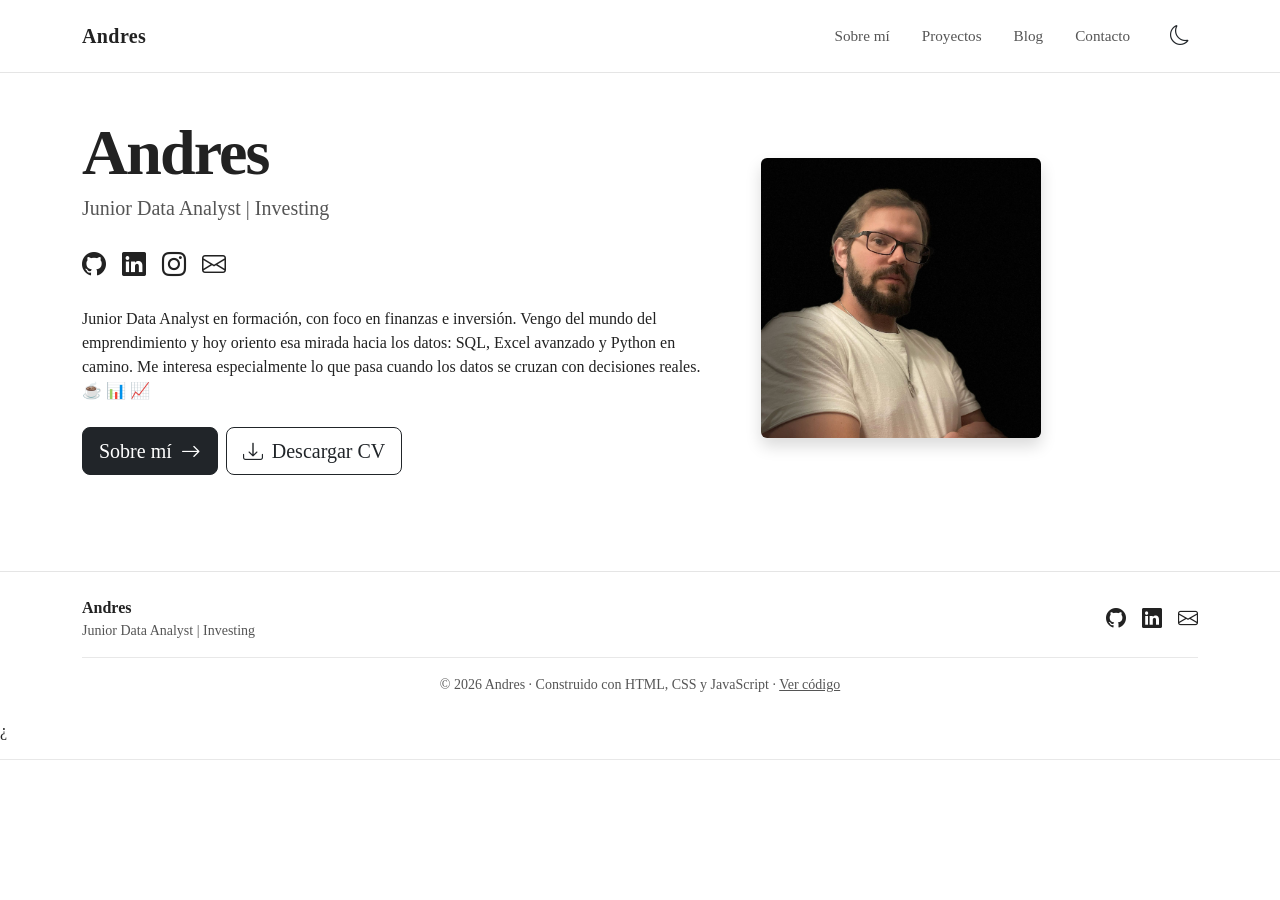
<file: index.html>
<!DOCTYPE html>
<html lang="es">
<head>
    <meta charset="UTF-8">
    <meta name="viewport" content="width=device-width, initial-scale=1.0">
    <title>Andres — Junior Data Analyst</title>
    <!-- Bootstrap 5 CSS desde CDN -->
    <link href="https://cdn.jsdelivr.net/npm/bootstrap@5.3.3/dist/css/bootstrap.min.css" rel="stylesheet">

    <!-- Bootstrap Icons (para iconos sociales) -->
    <link rel="stylesheet" href="https://cdn.jsdelivr.net/npm/bootstrap-icons@1.11.3/font/bootstrap-icons.css">

    <!-- Mi CSS custom -->
    <link rel="stylesheet" href="css/styles.css">

    <!-- JS custom (defer = se ejecuta despues de parsear el HTML, pero antes del render) -->
    <script defer src="js/main.js"></script>

</head>
    <body>
        <!-- ===== NAVBAR ===== -->
        <nav class="navbar navbar-expand-lg navbar-light bg-white border-bottom py-3">
            <div class="container">

                <!-- Nombre/logo a la izquierda -->
                <a class="navbar-brand fw-bold" href="index.html">Andres</a>

                <!-- Botón hamburguesa (solo aparece en mobile) -->
                <button class="navbar-toggler" type="button" 
                        data-bs-toggle="collapse" data-bs-target="#navbarNav"
                        aria-controls="navbarNav" aria-expanded="false" 
                        aria-label="Toggle navigation">
                    <span class="navbar-toggler-icon"></span>
                </button>

                <!-- Links a la derecha -->
                <div class="collapse navbar-collapse justify-content-end" id="navbarNav">
                    <ul class="navbar-nav gap-lg-3">
                        <li class="nav-item">
                            <a class="nav-link" href="about.html">Sobre mí</a>
                        </li>
                        <li class="nav-item">
                            <a class="nav-link" href="projects.html">Proyectos</a>
                        </li>
                        <li class="nav-item">
                            <a class="nav-link" href="blog.html">Blog</a>
                        </li>
                        <li class="nav-item">
                            <a class="nav-link" href="contact.html">Contacto</a>
                        </li>
                        <li class="nav-item d-flex align-items-center ms-lg-2">
                        <button id="toggle-tema" 
                                class="btn btn-sm border-0 fs-5" 
                                aria-label="Cambiar tema claro/oscuro">
                            <i class="bi bi-moon"></i>
                        </button>
                    </li>
                    </ul>
                </div>
            </div>
        </nav>
            <!-- ===== HERO ===== -->
        <section class="hero py-5">
            <div class="container">
                <div class="row align-items-center g-5">

                    <!-- Columna izquierda: texto -->
                    <div class="col-md-7">
                        <h1 class="display-3 fw-bold mb-2">Andres</h1>
                    <p class="lead text-muted mb-4">Junior Data Analyst | Investing</p>

                    <!-- Iconos sociales -->
                    <div class="d-flex gap-3 mb-4 fs-4">
                        <a href="https://github.com/andres5493" class="text-dark" aria-label="GitHub" target="_blank" rel="noopener">
                            <i class="bi bi-github"></i>
                        </a>
                        <a href="https://www.linkedin.com/in/andresdominguezroselli/" class="text-dark" aria-label="LinkedIn" target="_blank" rel="noopener">
                            <i class="bi bi-linkedin"></i>
                        </a>
                        <a href="https://www.instagram.com/andresdominguezroselli/" class="text-dark" aria-label="Instagram" target="_blank" rel="noopener">
                            <i class="bi bi-instagram"></i>
                        </a>
                        <a href="mailto:andresdr.pro@gmail.com" class="text-dark" 
                           aria-label="Email">
                           <i class="bi bi-envelope"></i>
                        </a>
                    </div>
                    <p class="mb-4">
                    
                        Junior Data Analyst en formación, con foco en finanzas e inversión. Vengo del mundo del emprendimiento y hoy oriento esa mirada hacia los datos: SQL, Excel avanzado y Python en camino. Me interesa especialmente lo que pasa cuando los datos se cruzan con decisiones reales. ☕ 📊 📈
                    </p>

                    <div class="d-flex flex-wrap gap-2">
                        <a href="about.html" class="btn btn-dark btn-lg">
                            Sobre mí <i class="bi bi-arrow-right ms-1"></i>
                        </a>
                        <a href="assets/cv.pdf" class="btn btn-outline-dark btn-lg" 
                           download="CV_Andres_Dominguez_Roselli_v2.pdf">
                            <i class="bi bi-download me-1"></i> Descargar CV
                        </a>
                    </div>
                    </div>

                    <!-- Columna derecha: foto -->
                    <div class="col-md-5">
                    <img src="assets/img/profile.jpg" 
                        alt="Foto profesional de Andres Domínguez" 
                        class="hero-photo img-fluid rounded shadow">
                    </div>

                </div>

            </div>
    </section>
        <!-- ===== FOOTER ===== -->
    <footer class="site-footer border-top py-4 mt-5">
        <div class="container">
            <div class="row align-items-center g-3">

                <!-- Izquierda: identidad -->
                <div class="col-md-6 text-center text-md-start">
                    <p class="mb-0 fw-bold">Andres</p>
                    <p class="mb-0 small text-muted">Junior Data Analyst | Investing</p>
                </div>

                <!-- Derecha: redes -->
                <div class="col-md-6 text-center text-md-end">
                    <div class="d-flex gap-3 justify-content-center justify-content-md-end fs-5">
                        <a href="https://github.com/andres5493" class="text-dark" aria-label="GitHub" target="_blank" rel="noopener">
                            <i class="bi bi-github"></i>
                        </a>
                        <a href="https://www.linkedin.com/in/andresdominguezroselli/" class="text-dark" aria-label="LinkedIn" target="_blank" rel="noopener">
                            <i class="bi bi-linkedin"></i>
                        </a>
                        <a href="mailto:andresdr.pro@gmail.com" class="text-dark" aria-label="Email">
                            <i class="bi bi-envelope"></i>
                        </a>
                    </div>
                </div>

            </div>

            <!-- Linea de copyright -->
            <script src="https://cdn.jsdelivr.net/npm/bootstrap@5.3.3/dist/js/bootstrap.bundle.min.js"></script>   <hr class="my-3" style="opacity: 0.1;">
            <p class="text-center small text-muted mb-0">
                © <span id="anio-actual">2026</span> Andres · Construido con HTML, CSS y JavaScript · 
                <a href="https://github.com/andres5493/Web-Portafolio" 
                   class="text-muted text-decoration-underline" 
                   target="_blank" rel="noopener">Ver código</a>
            </p>
         </footer>
¿
        <!-- Bootstrap JS Bundle (incluye Popper) -->
    <script src="https://cdn.jsdelivr.net/npm/bootstrap@5.3.3/dist/js/bootstrap.bundle.min.js"></script>   <hr class="my-3" style="opacity: 0.1;">
    </body>
</html>
</file>
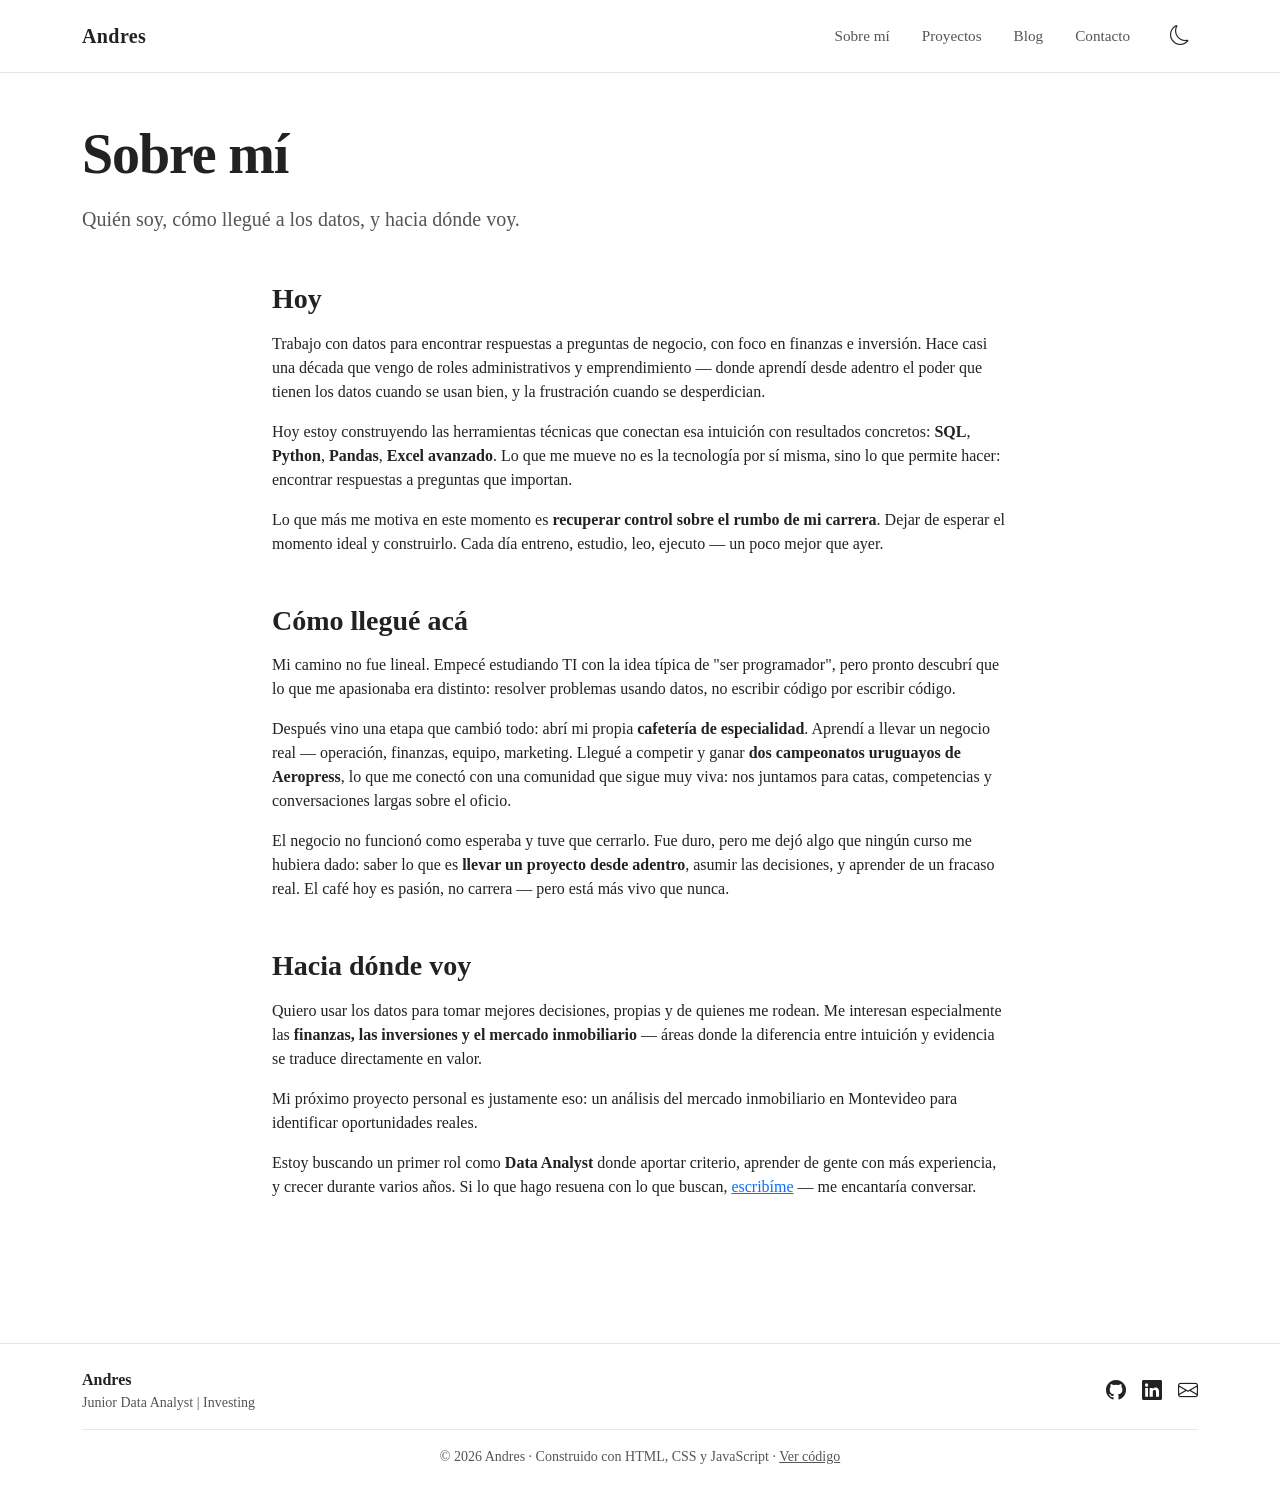
<file: about.html>
<!DOCTYPE html>
<html lang="es">
<head>
    <meta charset="UTF-8">
    <meta name="viewport" content="width=device-width, initial-scale=1.0">
    <title>Sobre mí — Andres</title>
    <!-- Bootstrap 5 CSS desde CDN -->
    <link href="https://cdn.jsdelivr.net/npm/bootstrap@5.3.3/dist/css/bootstrap.min.css" rel="stylesheet">

    <!-- Bootstrap Icons (para iconos sociales) -->
    <link rel="stylesheet" href="https://cdn.jsdelivr.net/npm/bootstrap-icons@1.11.3/font/bootstrap-icons.css">

    <!-- Mi CSS custom -->
    <link rel="stylesheet" href="css/styles.css">

    <!-- JS custom (defer = se ejecuta despues de parsear el HTML, pero antes del render) -->
    <script defer src="js/main.js"></script>

</head>
    <body>
        <!-- ===== NAVBAR ===== -->
        <nav class="navbar navbar-expand-lg navbar-light bg-white border-bottom py-3">
            <div class="container">

                <!-- Nombre/logo a la izquierda -->
                <a class="navbar-brand fw-bold" href="index.html">Andres</a>

                <!-- Botón hamburguesa (solo aparece en mobile) -->
                <button class="navbar-toggler" type="button" 
                        data-bs-toggle="collapse" data-bs-target="#navbarNav"
                        aria-controls="navbarNav" aria-expanded="false" 
                        aria-label="Toggle navigation">
                    <span class="navbar-toggler-icon"></span>
                </button>

                <!-- Links a la derecha -->
                <div class="collapse navbar-collapse justify-content-end" id="navbarNav">
                    <ul class="navbar-nav gap-lg-3">
                        <li class="nav-item">
                            <a class="nav-link active" href="about.html">Sobre mí</a>
                        </li>
                        <li class="nav-item">
                        <a class="nav-link" href="projects.html" >Proyectos</a>
                        </li>
                        <li class="nav-item">
                            <a class="nav-link" href="blog.html">Blog</a>
                        </li>
                        <li class="nav-item">
                            <a class="nav-link" href="contact.html">Contacto</a>
                        </li>
                        <li class="nav-item d-flex align-items-center ms-lg-2">
                        <button id="toggle-tema" 
                                class="btn btn-sm border-0 fs-5" 
                                aria-label="Cambiar tema claro/oscuro">
                            <i class="bi bi-moon"></i>
                        </button>
                    </li>
                    </ul>
                </div>
            </div>
        </nav>
<!-- ===== HEADER DE LA PAGINA ===== -->
    <header class="page-header py-5">
        <div class="container">
            <h1 class="display-4 fw-bold mb-3">Sobre mí</h1>
            <p class="lead text-muted mb-0">
                Quién soy, cómo llegué a los datos, y hacia dónde voy.
            </p>
        </div>
    </header>

<!-- ===== CONTENIDO DEL ABOUT ===== -->
    <main class="container pb-5">
        <div class="row justify-content-center">
            <div class="col-lg-8">

                <!-- ===== Bloque 1: Hoy ===== -->
                <section class="about-section mb-5">
                    <h2 class="h3 fw-bold mb-3">Hoy</h2>

                    <p>
                        Trabajo con datos para encontrar respuestas a preguntas de negocio, 
                        con foco en finanzas e inversión. Hace casi una década que vengo de 
                        roles administrativos y emprendimiento — donde aprendí desde adentro 
                        el poder que tienen los datos cuando se usan bien, y la frustración 
                        cuando se desperdician.
                    </p>

                    <p>
                        Hoy estoy construyendo las herramientas técnicas que conectan esa 
                        intuición con resultados concretos: <strong>SQL</strong>, 
                        <strong>Python</strong>, <strong>Pandas</strong>, 
                        <strong>Excel avanzado</strong>. Lo que me mueve no es la tecnología 
                        por sí misma, sino lo que permite hacer: encontrar respuestas a 
                        preguntas que importan.
                    </p>

                    <p>
                        Lo que más me motiva en este momento es 
                        <strong>recuperar control sobre el rumbo de mi carrera</strong>. 
                        Dejar de esperar el momento ideal y construirlo. Cada día entreno, 
                        estudio, leo, ejecuto — un poco mejor que ayer.
                    </p>
                </section>

                <!-- ===== Bloque 2: Cómo llegué acá ===== -->
                <section class="about-section mb-5">
                    <h2 class="h3 fw-bold mb-3">Cómo llegué acá</h2>

                    <p>
                        Mi camino no fue lineal. Empecé estudiando TI con la idea típica 
                        de "ser programador", pero pronto descubrí que lo que me apasionaba 
                        era distinto: resolver problemas usando datos, no escribir código 
                        por escribir código.
                    </p>

                    <p>
                        Después vino una etapa que cambió todo: abrí mi propia 
                        <strong>cafetería de especialidad</strong>. Aprendí a llevar un 
                        negocio real — operación, finanzas, equipo, marketing. Llegué a 
                        competir y ganar <strong>dos campeonatos uruguayos de Aeropress</strong>, 
                        lo que me conectó con una comunidad que sigue muy viva: nos juntamos 
                        para catas, competencias y conversaciones largas sobre el oficio.
                    </p>

                    <p>
                        El negocio no funcionó como esperaba y tuve que cerrarlo. Fue duro, 
                        pero me dejó algo que ningún curso me hubiera dado: saber lo que es 
                        <strong>llevar un proyecto desde adentro</strong>, asumir las 
                        decisiones, y aprender de un fracaso real. El café hoy es pasión, 
                        no carrera — pero está más vivo que nunca.
                    </p>
                </section>

                <!-- ===== Bloque 3: Hacia dónde voy ===== -->
                <section class="about-section mb-5">
                    <h2 class="h3 fw-bold mb-3">Hacia dónde voy</h2>

                    <p>
                        Quiero usar los datos para tomar mejores decisiones, propias y de 
                        quienes me rodean. Me interesan especialmente las 
                        <strong>finanzas, las inversiones y el mercado inmobiliario</strong> 
                        — áreas donde la diferencia entre intuición y evidencia se traduce 
                        directamente en valor.
                    </p>

                    <p>
                        Mi próximo proyecto personal es justamente eso: un análisis del 
                        mercado inmobiliario en Montevideo para identificar oportunidades 
                        reales.
                    </p>

                    <p>
                        Estoy buscando un primer rol como <strong>Data Analyst</strong> donde 
                        aportar criterio, aprender de gente con más experiencia, y crecer 
                        durante varios años. Si lo que hago resuena con lo que buscan, 
                        <a href="mailto:andresdr.pro@gmail.com" class="text-decoration-underline">escribíme</a> 
                        — me encantaría conversar.
                    </p>
                </section>

            </div>
        </div>
    </main>

            <!-- ===== FOOTER ===== -->
    <footer class="site-footer border-top py-4 mt-5">
        <div class="container">
            <div class="row align-items-center g-3">

                <!-- Izquierda: identidad -->
                <div class="col-md-6 text-center text-md-start">
                    <p class="mb-0 fw-bold">Andres</p>
                    <p class="mb-0 small text-muted">Junior Data Analyst | Investing</p>
                </div>

                <!-- Derecha: redes -->
                <div class="col-md-6 text-center text-md-end">
                    <div class="d-flex gap-3 justify-content-center justify-content-md-end fs-5">
                        <a href="https://github.com/andres5493" class="text-dark" aria-label="GitHub" target="_blank" rel="noopener">
                            <i class="bi bi-github"></i>
                        </a>
                        <a href="https://www.linkedin.com/in/andresdominguezroselli/" class="text-dark" aria-label="LinkedIn" target="_blank" rel="noopener">
                            <i class="bi bi-linkedin"></i>
                        </a>
                        <a href="mailto:andresdr.pro@gmail.com" class="text-dark" aria-label="Email">
                            <i class="bi bi-envelope"></i>
                        </a>
                    </div>
                </div>

            </div>

            <!-- Linea de copyright -->
            <script src="https://cdn.jsdelivr.net/npm/bootstrap@5.3.3/dist/js/bootstrap.bundle.min.js"></script>   <hr class="my-3" style="opacity: 0.1;">
            <p class="text-center small text-muted mb-0">
                © <span id="anio-actual">2026</span> Andres · Construido con HTML, CSS y JavaScript · 
                <a href="https://github.com/andres5493/Web-Portafolio" 
                   class="text-muted text-decoration-underline" 
                   target="_blank" rel="noopener">Ver código</a>
            </p>
         </footer>


    <!-- Bootstrap JS Bundle (incluye Popper) -->
    <script src="https://cdn.jsdelivr.net/npm/bootstrap@5.3.3/dist/js/bootstrap.bundle.min.js"></script>
    </body>
</html>
</file>
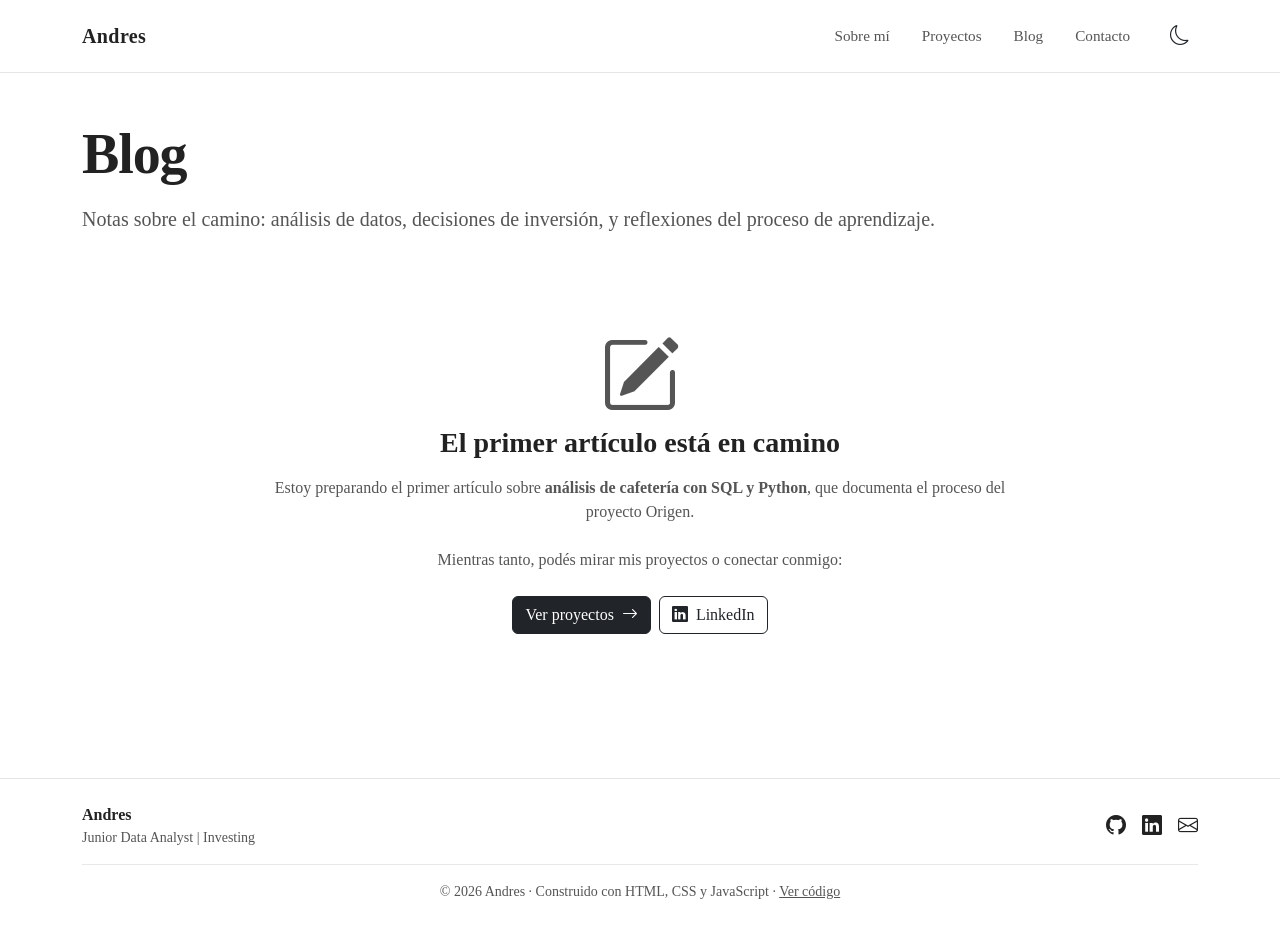
<file: blog.html>
<!DOCTYPE html>
<html lang="es">
<head>
    <meta charset="UTF-8">
    <meta name="viewport" content="width=device-width, initial-scale=1.0">
    <title>Blog — Andres</title>
    <!-- Bootstrap 5 CSS desde CDN -->
    <link href="https://cdn.jsdelivr.net/npm/bootstrap@5.3.3/dist/css/bootstrap.min.css" rel="stylesheet">

    <!-- Bootstrap Icons (para iconos sociales) -->
    <link rel="stylesheet" href="https://cdn.jsdelivr.net/npm/bootstrap-icons@1.11.3/font/bootstrap-icons.css">

    <!-- Mi CSS custom -->
    <link rel="stylesheet" href="css/styles.css">

    <!-- JS custom (defer = se ejecuta despues de parsear el HTML, pero antes del render) -->
    <script defer src="js/main.js"></script>

</head>
    <body>
        <!-- ===== NAVBAR ===== -->
        <nav class="navbar navbar-expand-lg navbar-light bg-white border-bottom py-3">
            <div class="container">

                <!-- Nombre/logo a la izquierda -->
                <a class="navbar-brand fw-bold" href="index.html">Andres</a>

                <!-- Botón hamburguesa (solo aparece en mobile) -->
                <button class="navbar-toggler" type="button" 
                        data-bs-toggle="collapse" data-bs-target="#navbarNav"
                        aria-controls="navbarNav" aria-expanded="false" 
                        aria-label="Toggle navigation">
                    <span class="navbar-toggler-icon"></span>
                </button>

                <!-- Links a la derecha -->
                <div class="collapse navbar-collapse justify-content-end" id="navbarNav">
                    <ul class="navbar-nav gap-lg-3">
                        <li class="nav-item">
                            <a class="nav-link" href="about.html">Sobre mí</a>
                        </li>
                        <li class="nav-item">
                        <a class="nav-link " href="projects.html" aria-current="page">Proyectos</a>
                        </li>
                        <li class="nav-item">
                            <a class="nav-link active" href="blog.html" aria-current="page">Blog</a>
                        </li>
                        <li class="nav-item">
                            <a class="nav-link" href="contact.html">Contacto</a>
                        </li>
                        <li class="nav-item d-flex align-items-center ms-lg-2">
                        <button id="toggle-tema" 
                                class="btn btn-sm border-0 fs-5" 
                                aria-label="Cambiar tema claro/oscuro">
                            <i class="bi bi-moon"></i>
                        </button>
                    </li>
                    </ul>
                </div>
            </div>
        </nav>
          <!-- ===== HEADER DE LA PAGINA ===== -->
        <header class="page-header py-5">
            <div class="container">
                <h1 class="display-4 fw-bold mb-3">Blog</h1>
                <p class="lead text-muted mb-0">
                    Notas sobre el camino: análisis de datos, decisiones de inversión, 
                    y reflexiones del proceso de aprendizaje.
                </p>
            </div>
      </header>

<!-- ===== CONTENIDO DEL BLOG ===== -->
    <main class="container pb-5">
        <div class="row justify-content-center">
            <div class="col-lg-8">

                <!-- Aviso de "en construcción" honesto -->
                <div class="empty-state text-center py-5">
                    <i class="bi bi-pencil-square display-1 text-muted mb-4"></i>
                    
                    <h2 class="h3 fw-bold mb-3">El primer artículo está en camino</h2>
                    
                    <p class="text-muted mb-4">
                        Estoy preparando el primer artículo sobre 
                        <strong>análisis de cafetería con SQL y Python</strong>, 
                        que documenta el proceso del proyecto Origen.
                    </p>

                    <p class="text-muted mb-4">
                        Mientras tanto, podés mirar mis proyectos o conectar conmigo:
                    </p>

                    <div class="d-flex flex-wrap gap-2 justify-content-center">
                        <a href="projects.html" class="btn btn-dark">
                            Ver proyectos <i class="bi bi-arrow-right ms-1"></i>
                        </a>
                        <a href="https://linkedin.com/in/andresdominguezroselli" 
                           class="btn btn-outline-dark" target="_blank" rel="noopener">
                            <i class="bi bi-linkedin me-1"></i> LinkedIn
                        </a>
                    </div>
                </div>

                <!-- ===== TODO cuando haya articulos =====
                     Reemplazar el bloque .empty-state de arriba 
                     por una <ul> con cards de articulos. 
                     Cuando lleguemos a 5+ articulos, considerar 
                     migrar a feed RSS automatico desde Medium. -->

            </div>
        </div>
    </main>

            <!-- ===== FOOTER ===== -->
    <footer class="site-footer border-top py-4 mt-5">
        <div class="container">
            <div class="row align-items-center g-3">

                <!-- Izquierda: identidad -->
                <div class="col-md-6 text-center text-md-start">
                    <p class="mb-0 fw-bold">Andres</p>
                    <p class="mb-0 small text-muted">Junior Data Analyst | Investing</p>
                </div>

                <!-- Derecha: redes -->
                <div class="col-md-6 text-center text-md-end">
                    <div class="d-flex gap-3 justify-content-center justify-content-md-end fs-5">
                        <a href="https://github.com/andres5493" class="text-dark" aria-label="GitHub" target="_blank" rel="noopener">
                            <i class="bi bi-github"></i>
                        </a>
                        <a href="https://www.linkedin.com/in/andresdominguezroselli/" class="text-dark" aria-label="LinkedIn" target="_blank" rel="noopener">
                            <i class="bi bi-linkedin"></i>
                        </a>
                        <a href="mailto:andresdr.pro@gmail.com" class="text-dark" aria-label="Email">
                            <i class="bi bi-envelope"></i>
                        </a>
                    </div>
                </div>

            </div>

            <!-- Linea de copyright -->
            <script src="https://cdn.jsdelivr.net/npm/bootstrap@5.3.3/dist/js/bootstrap.bundle.min.js"></script>   <hr class="my-3" style="opacity: 0.1;">
            <p class="text-center small text-muted mb-0">
                © <span id="anio-actual">2026</span> Andres · Construido con HTML, CSS y JavaScript · 
                <a href="https://github.com/andres5493/Web-Portafolio" 
                   class="text-muted text-decoration-underline" 
                   target="_blank" rel="noopener">Ver código</a>
            </p>
         </footer>


    <!-- Bootstrap JS Bundle (incluye Popper) -->
    <script src="https://cdn.jsdelivr.net/npm/bootstrap@5.3.3/dist/js/bootstrap.bundle.min.js"></script>
    </body>
</html>
</file>
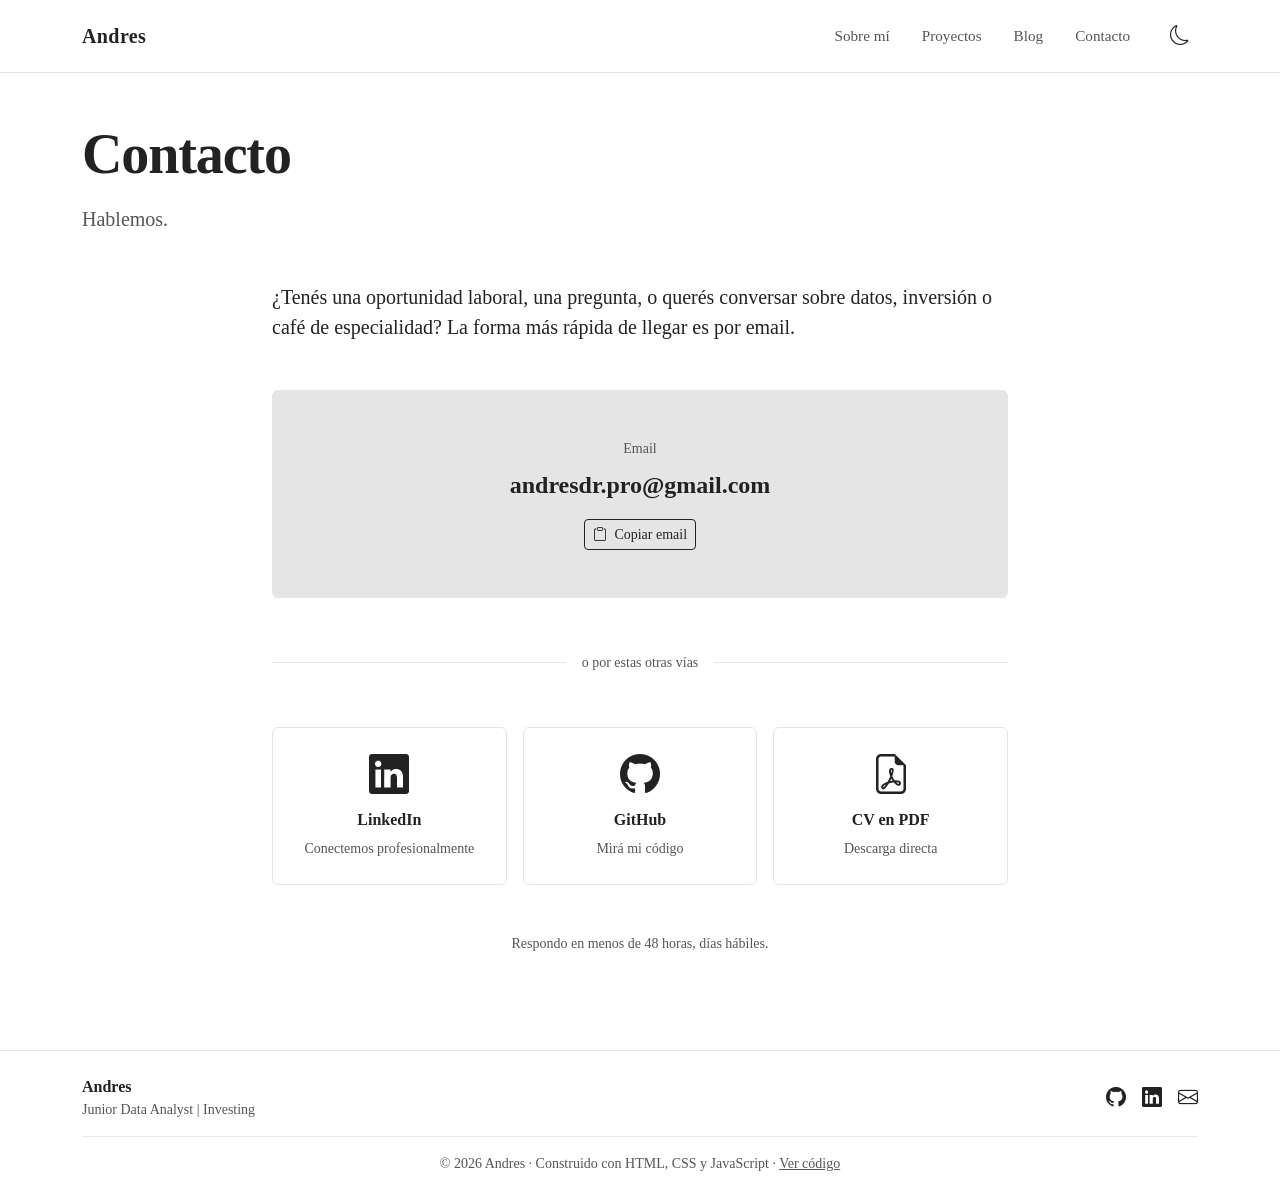
<file: contact.html>
<!DOCTYPE html>
<html lang="es">
<head>
    <meta charset="UTF-8">
    <meta name="viewport" content="width=device-width, initial-scale=1.0">
    <title>Contacto — Andres</title>
    <!-- Bootstrap 5 CSS desde CDN -->
    <link href="https://cdn.jsdelivr.net/npm/bootstrap@5.3.3/dist/css/bootstrap.min.css" rel="stylesheet">

    <!-- Bootstrap Icons (para iconos sociales) -->
    <link rel="stylesheet" href="https://cdn.jsdelivr.net/npm/bootstrap-icons@1.11.3/font/bootstrap-icons.css">

    <!-- Mi CSS custom -->
    <link rel="stylesheet" href="css/styles.css">

    <!-- JS custom (defer = se ejecuta despues de parsear el HTML, pero antes del render) -->
    <script defer src="js/main.js"></script>

</head>
    <body>
        <!-- ===== NAVBAR ===== -->
        <nav class="navbar navbar-expand-lg navbar-light bg-white border-bottom py-3">
            <div class="container">

                <!-- Nombre/logo a la izquierda -->
                <a class="navbar-brand fw-bold" href="index.html">Andres</a>

                <!-- Botón hamburguesa (solo aparece en mobile) -->
                <button class="navbar-toggler" type="button" 
                        data-bs-toggle="collapse" data-bs-target="#navbarNav"
                        aria-controls="navbarNav" aria-expanded="false" 
                        aria-label="Toggle navigation">
                    <span class="navbar-toggler-icon"></span>
                </button>

                <!-- Links a la derecha -->
                <div class="collapse navbar-collapse justify-content-end" id="navbarNav">
                    <ul class="navbar-nav gap-lg-3">
                        <li class="nav-item">
                            <a class="nav-link" href="about.html">Sobre mí</a>
                        </li>
                        <li class="nav-item">
                        <a class="nav-link" href="projects.html" >Proyectos</a>
                        </li>
                        <li class="nav-item">
                            <a class="nav-link" href="blog.html">Blog</a>
                        </li>
                        <li class="nav-item">
                            <a class="nav-link active" href="contact.html">Contacto</a>
                        </li>
                        <li class="nav-item d-flex align-items-center ms-lg-2">
                        <button id="toggle-tema" 
                                class="btn btn-sm border-0 fs-5" 
                                aria-label="Cambiar tema claro/oscuro">
                            <i class="bi bi-moon"></i>
                        </button>
                    </li>
                    </ul>
                </div>
            </div>
        </nav>
<!-- ===== HEADER DE LA PAGINA ===== -->
    <header class="page-header py-5">
        <div class="container">
            <h1 class="display-4 fw-bold mb-3">Contacto</h1>
            <p class="lead text-muted mb-0">
                Hablemos.
            </p>
        </div>
    </header>

<!-- ===== CONTENIDO DE CONTACT ===== -->
    <main class="container pb-5">
        <div class="row justify-content-center">
            <div class="col-lg-8">

                <!-- ===== Intro ===== -->
                <p class="mb-5 fs-5">
                    ¿Tenés una oportunidad laboral, una pregunta, o querés conversar 
                    sobre datos, inversión o café de especialidad? La forma más rápida 
                    de llegar es por email.
                </p>

                <!-- ===== Email destacado ===== -->
                <div class="contact-email-block p-4 p-md-5 rounded mb-5 text-center">
                    <p class="text-muted small mb-2">Email</p>
                    <a href="mailto:andresdr.pro@gmail.com" 
                       class="contact-email d-block fw-bold mb-3">
                        andresdr.pro@gmail.com
                    </a>
                    <button id="copiar-email" class="btn btn-sm btn-outline-dark">
                        <i class="bi bi-clipboard me-1"></i> 
                        <span>Copiar email</span>
                    </button>
                </div>

                <!-- ===== Separador ===== -->
                <div class="d-flex align-items-center my-5">
                    <hr class="flex-grow-1" style="opacity: 0.1;">
                    <span class="px-3 text-muted small">o por estas otras vías</span>
                    <hr class="flex-grow-1" style="opacity: 0.1;">
                </div>

                <!-- ===== Otros canales ===== -->
                <div class="row g-3">

                    <!-- LinkedIn -->
                    <div class="col-md-4">
                        <a href="https://linkedin.com/in/andresdominguezroselli" 
                           class="contact-channel d-block p-4 border rounded text-center"
                           target="_blank" rel="noopener">
                            <i class="bi bi-linkedin display-6 mb-2 d-block"></i>
                            <span class="fw-bold d-block mb-1">LinkedIn</span>
                            <span class="small text-muted">Conectemos profesionalmente</span>
                        </a>
                    </div>

                    <!-- GitHub -->
                    <div class="col-md-4">
                        <a href="https://github.com/andres5493" 
                           class="contact-channel d-block p-4 border rounded text-center"
                           target="_blank" rel="noopener">
                            <i class="bi bi-github display-6 mb-2 d-block"></i>
                            <span class="fw-bold d-block mb-1">GitHub</span>
                            <span class="small text-muted">Mirá mi código</span>
                        </a>
                    </div>

                    <!-- CV -->
                    <div class="col-md-4">
                        <a href="assets/cv.pdf" 
                           class="contact-channel d-block p-4 border rounded text-center"
                           download="CV_Andres_Dominguez.pdf">
                            <i class="bi bi-file-earmark-pdf display-6 mb-2 d-block"></i>
                            <span class="fw-bold d-block mb-1">CV en PDF</span>
                            <span class="small text-muted">Descarga directa</span>
                        </a>
                    </div>

                </div>

                <!-- ===== Footer del contenido ===== -->
                <p class="text-center text-muted small mt-5 mb-0">
                    Respondo en menos de 48 horas, días hábiles.
                </p>

            </div>
        </div>
    </main>

            <!-- ===== FOOTER ===== -->
    <footer class="site-footer border-top py-4 mt-5">
        <div class="container">
            <div class="row align-items-center g-3">

                <!-- Izquierda: identidad -->
                <div class="col-md-6 text-center text-md-start">
                    <p class="mb-0 fw-bold">Andres</p>
                    <p class="mb-0 small text-muted">Junior Data Analyst | Investing</p>
                </div>

                <!-- Derecha: redes -->
                <div class="col-md-6 text-center text-md-end">
                    <div class="d-flex gap-3 justify-content-center justify-content-md-end fs-5">
                        <a href="https://github.com/andres5493" class="text-dark" aria-label="GitHub" target="_blank" rel="noopener">
                            <i class="bi bi-github"></i>
                        </a>
                        <a href="https://www.linkedin.com/in/andresdominguezroselli/" class="text-dark" aria-label="LinkedIn" target="_blank" rel="noopener">
                            <i class="bi bi-linkedin"></i>
                        </a>
                        <a href="mailto:andresdr.pro@gmail.com" class="text-dark" aria-label="Email">
                            <i class="bi bi-envelope"></i>
                        </a>
                    </div>
                </div>

            </div>

            <!-- Linea de copyright -->
            <script src="https://cdn.jsdelivr.net/npm/bootstrap@5.3.3/dist/js/bootstrap.bundle.min.js"></script>   <hr class="my-3" style="opacity: 0.1;">
            <p class="text-center small text-muted mb-0">
                © <span id="anio-actual">2026</span> Andres · Construido con HTML, CSS y JavaScript · 
                <a href="https://github.com/andres5493/Web-Portafolio" 
                   class="text-muted text-decoration-underline" 
                   target="_blank" rel="noopener">Ver código</a>
            </p>
         </footer>


    <!-- Bootstrap JS Bundle (incluye Popper) -->
    <script src="https://cdn.jsdelivr.net/npm/bootstrap@5.3.3/dist/js/bootstrap.bundle.min.js"></script>
    </body>
</html>
</file>
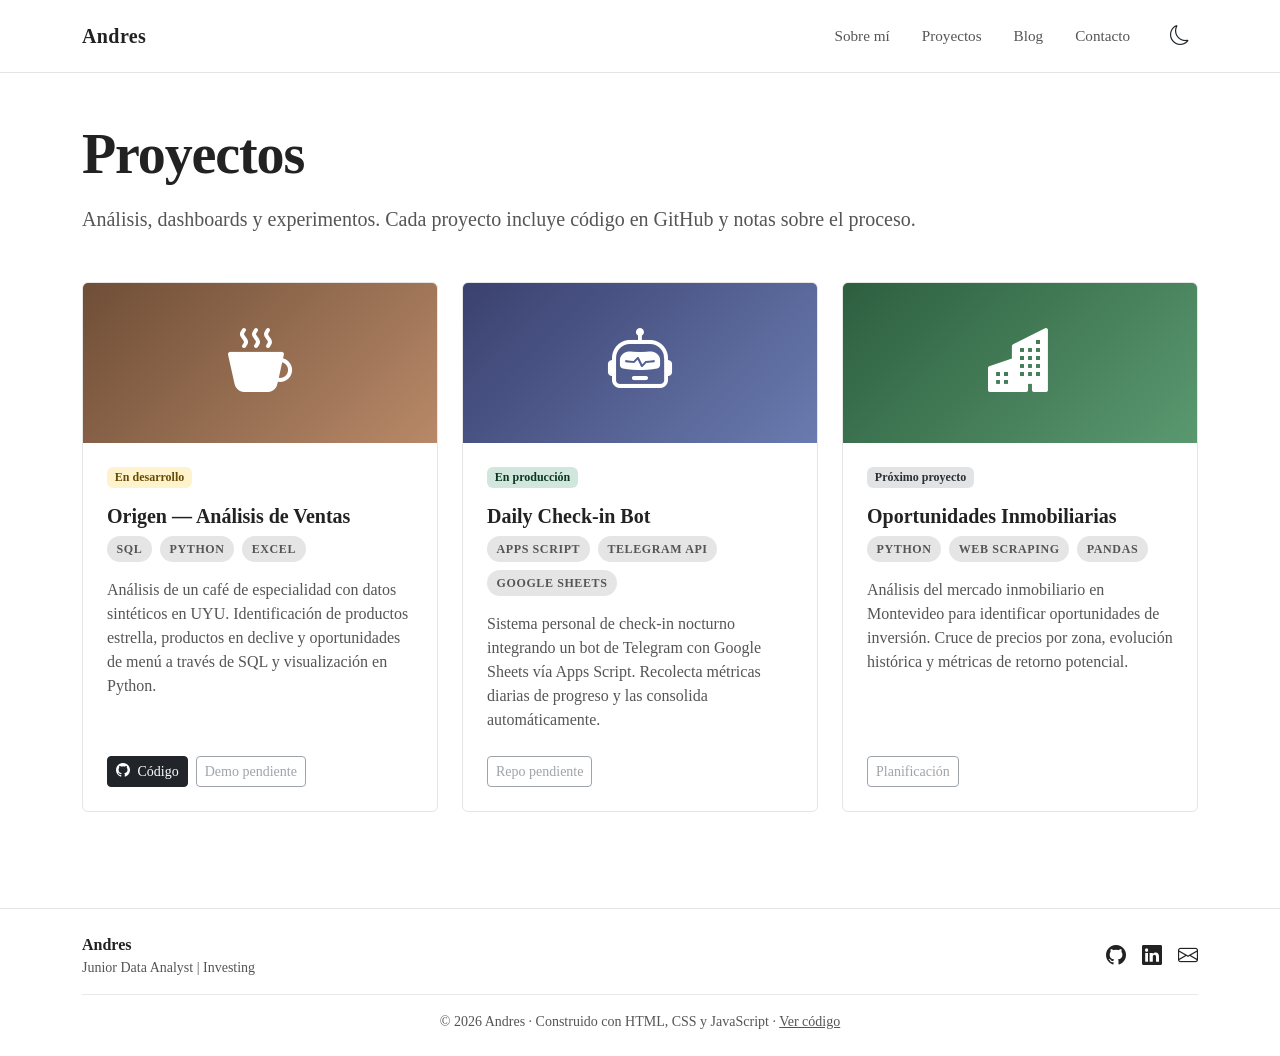
<file: projects.html>
<!DOCTYPE html>
<html lang="es">
<head>
    <meta charset="UTF-8">
    <meta name="viewport" content="width=device-width, initial-scale=1.0">
    <title>Proyectos — Andres</title>
    <!-- Bootstrap 5 CSS desde CDN -->
    <link href="https://cdn.jsdelivr.net/npm/bootstrap@5.3.3/dist/css/bootstrap.min.css" rel="stylesheet">

    <!-- Bootstrap Icons (para iconos sociales) -->
    <link rel="stylesheet" href="https://cdn.jsdelivr.net/npm/bootstrap-icons@1.11.3/font/bootstrap-icons.css">

    <!-- Mi CSS custom -->
    <link rel="stylesheet" href="css/styles.css">

    <!-- JS custom (defer = se ejecuta despues de parsear el HTML, pero antes del render) -->
    <script defer src="js/main.js"></script>

</head>
    <body>
        <!-- ===== NAVBAR ===== -->
        <nav class="navbar navbar-expand-lg navbar-light bg-white border-bottom py-3">
            <div class="container">

                <!-- Nombre/logo a la izquierda -->
                <a class="navbar-brand fw-bold" href="index.html">Andres</a>

                <!-- Botón hamburguesa (solo aparece en mobile) -->
                <button class="navbar-toggler" type="button" 
                        data-bs-toggle="collapse" data-bs-target="#navbarNav"
                        aria-controls="navbarNav" aria-expanded="false" 
                        aria-label="Toggle navigation">
                    <span class="navbar-toggler-icon"></span>
                </button>

                <!-- Links a la derecha -->
                <div class="collapse navbar-collapse justify-content-end" id="navbarNav">
                    <ul class="navbar-nav gap-lg-3">
                        <li class="nav-item">
                            <a class="nav-link" href="about.html">Sobre mí</a>
                        </li>
                        <li class="nav-item">
                        <a class="nav-link active" href="projects.html" aria-current="page">Proyectos</a>
                        </li>
                        <li class="nav-item">
                            <a class="nav-link" href="blog.html">Blog</a>
                        </li>
                        <li class="nav-item">
                            <a class="nav-link" href="contact.html">Contacto</a>
                        </li>
                        <li class="nav-item d-flex align-items-center ms-lg-2">
                        <button id="toggle-tema" 
                                class="btn btn-sm border-0 fs-5" 
                                aria-label="Cambiar tema claro/oscuro">
                            <i class="bi bi-moon"></i>
                        </button>
                    </li>
                    </ul>
                </div>
            </div>
        </nav>
          <!-- ===== HEADER DE LA PAGINA ===== -->
    <header class="page-header py-5">
        <div class="container">
            <h1 class="display-4 fw-bold mb-3">Proyectos</h1>
            <p class="lead text-muted mb-0">
                Análisis, dashboards y experimentos. Cada proyecto incluye 
                código en GitHub y notas sobre el proceso.
            </p>
        </div>
    </header>

<!-- ===== GRID DE PROYECTOS ===== -->
    <main class="container pb-5">
        <div class="row g-4">

<!-- Card 1: Origen -->
            <div class="col-md-6 col-lg-4">
                <article class="project-card h-100 d-flex flex-column border rounded overflow-hidden">

                    <!-- Imagen / preview con gradiente placeholder -->
                    <div class="project-card-image d-flex align-items-center justify-content-center">
                        <i class="bi bi-cup-hot-fill text-white" style="font-size: 4rem;"></i>
                    </div>

                    <!-- Cuerpo de la card -->
                    <div class="p-4 d-flex flex-column flex-grow-1">

                        <!-- Badge de estado -->
                        <span class="badge bg-warning-subtle text-warning-emphasis align-self-start mb-3">
                            En desarrollo
                        </span>

                        <!-- Titulo -->
                        <h2 class="h5 fw-bold mb-2">Origen — Análisis de Ventas</h2>

                        <!-- Tags -->
                        <div class="d-flex flex-wrap gap-2 mb-3">
                            <span class="tag">SQL</span>
                            <span class="tag">Python</span>
                            <span class="tag">Excel</span>
                        </div>

                        <!-- Descripcion -->
                        <p class="text-muted mb-4 flex-grow-1">
                            Análisis de un café de especialidad con datos sintéticos en UYU. 
                            Identificación de productos estrella, productos en declive y 
                            oportunidades de menú a través de SQL y visualización en Python.
                        </p>

                        <!-- Botones -->
                        <div class="d-flex gap-2">
                            <a href="https://github.com/andres5493/cafeteria-analysis" 
                               class="btn btn-sm btn-dark" 
                               target="_blank" rel="noopener">
                                <i class="bi bi-github me-1"></i> Código
                            </a>
                            <button class="btn btn-sm btn-outline-secondary" disabled>
                                Demo pendiente
                            </button>
                        </div>

                    </div>
                </article>
            </div>

           <!-- Card 2: Bot de check-in -->
            <div class="col-md-6 col-lg-4">
                <article class="project-card h-100 d-flex flex-column border rounded overflow-hidden">

                    <div class="project-card-image project-card-image--bot d-flex align-items-center justify-content-center">
                        <i class="bi bi-robot text-white" style="font-size: 4rem;"></i>
                    </div>

                    <div class="p-4 d-flex flex-column flex-grow-1">

                        <span class="badge bg-success-subtle text-success-emphasis align-self-start mb-3">
                            En producción
                        </span>

                        <h2 class="h5 fw-bold mb-2">Daily Check-in Bot</h2>

                        <div class="d-flex flex-wrap gap-2 mb-3">
                            <span class="tag">Apps Script</span>
                            <span class="tag">Telegram API</span>
                            <span class="tag">Google Sheets</span>
                        </div>

                        <p class="text-muted mb-4 flex-grow-1">
                            Sistema personal de check-in nocturno integrando un bot de Telegram 
                            con Google Sheets vía Apps Script. Recolecta métricas diarias 
                            de progreso y las consolida automáticamente.
                        </p>

                        <div class="d-flex gap-2">
                            <button class="btn btn-sm btn-outline-secondary" disabled>
                                Repo pendiente
                            </button>
                        </div>

                    </div>
                </article>
            </div>

            <!-- Card 3: Analisis inmobiliario -->
            <div class="col-md-6 col-lg-4">
                <article class="project-card h-100 d-flex flex-column border rounded overflow-hidden">

                    <div class="project-card-image project-card-image--real-estate d-flex align-items-center justify-content-center">
                        <i class="bi bi-buildings-fill text-white" style="font-size: 4rem;"></i>
                    </div>

                    <div class="p-4 d-flex flex-column flex-grow-1">

                        <span class="badge bg-secondary-subtle text-secondary-emphasis align-self-start mb-3">
                            Próximo proyecto
                        </span>

                        <h2 class="h5 fw-bold mb-2">Oportunidades Inmobiliarias</h2>

                        <div class="d-flex flex-wrap gap-2 mb-3">
                            <span class="tag">Python</span>
                            <span class="tag">Web Scraping</span>
                            <span class="tag">Pandas</span>
                        </div>

                        <p class="text-muted mb-4 flex-grow-1">
                            Análisis del mercado inmobiliario en Montevideo para identificar 
                            oportunidades de inversión. Cruce de precios por zona, evolución 
                            histórica y métricas de retorno potencial.
                        </p>

                        <div class="d-flex gap-2">
                            <button class="btn btn-sm btn-outline-secondary" disabled>
                                Planificación
                            </button>
                        </div>

                    </div>
                </article>
            </div>


            <!-- Card 4: Placeholder
            <div class="col-md-6 col-lg-4">
                <article class="project-card h-100 p-4 border rounded">
                    <p class="text-muted">Placeholder pendiente</p>
                </article>
            </div> -->

        </div>
    </main>

            <!-- ===== FOOTER ===== -->
    <footer class="site-footer border-top py-4 mt-5">
        <div class="container">
            <div class="row align-items-center g-3">

                <!-- Izquierda: identidad -->
                <div class="col-md-6 text-center text-md-start">
                    <p class="mb-0 fw-bold">Andres</p>
                    <p class="mb-0 small text-muted">Junior Data Analyst | Investing</p>
                </div>

                <!-- Derecha: redes -->
                <div class="col-md-6 text-center text-md-end">
                    <div class="d-flex gap-3 justify-content-center justify-content-md-end fs-5">
                        <a href="https://github.com/andres5493" class="text-dark" aria-label="GitHub" target="_blank" rel="noopener">
                            <i class="bi bi-github"></i>
                        </a>
                        <a href="https://www.linkedin.com/in/andresdominguezroselli/" class="text-dark" aria-label="LinkedIn" target="_blank" rel="noopener">
                            <i class="bi bi-linkedin"></i>
                        </a>
                        <a href="mailto:andresdr.pro@gmail.com" class="text-dark" aria-label="Email">
                            <i class="bi bi-envelope"></i>
                        </a>
                    </div>
                </div>

            </div>

            <!-- Linea de copyright -->
                         <!-- Linea de copyright -->
            <script src="https://cdn.jsdelivr.net/npm/bootstrap@5.3.3/dist/js/bootstrap.bundle.min.js"></script>   <hr class="my-3" style="opacity: 0.1;">
            <p class="text-center small text-muted mb-0">
                © <span id="anio-actual">2026</span> Andres · Construido con HTML, CSS y JavaScript · 
                <a href="https://github.com/andres5493/Web-Portafolio" 
                   class="text-muted text-decoration-underline" 
                   target="_blank" rel="noopener">Ver código</a>
            </p>
         </footer>


    <!-- Bootstrap JS Bundle (incluye Popper) -->
    <script src="https://cdn.jsdelivr.net/npm/bootstrap@5.3.3/dist/js/bootstrap.bundle.min.js"></script>
    </body>
</html>
</file>
<file: css/styles.css>
/* ============================================
   styles.css — overrides minimalistas
   ============================================ */

/* ===== Paleta de colores (modo claro = default) ===== */
:root {
    --color-bg: #ffffff;
    --color-text: #222222;
    --color-text-muted: #555555;
    --color-border: #e5e5e5;
    --color-accent: #000000;
    --transition-theme: 0.3s ease;
}
/* ===== Paleta modo oscuro ===== */
.dark-mode {
    --color-bg: #1a1a1a;
    --color-text: #e8e8e8;
    --color-text-muted: #999999;
    --color-border: #333333;
    --color-accent: #ffffff;
}

/* ===== Tipografia base ===== */
body {
    font-family: 'Georgia', 'Times New Roman', serif;
    background-color: var(--color-bg);
    color: var(--color-text);
    transition: background-color var(--transition-theme), 
                color var(--transition-theme);
}

/* ===== Navbar ===== */
.navbar {
    background-color: var(--color-bg) !important;
    border-bottom: 1px solid var(--color-border) !important;
    transition: background-color var(--transition-theme), 
                border-color var(--transition-theme);
}

.navbar-brand {
    font-size: 1.25rem;
    letter-spacing: 0.02em;
    color: var(--color-text) !important;
}

.navbar-nav .nav-link {
    color: var(--color-text-muted) !important;
    font-size: 0.95rem;
    position: relative;
    transition: color 0.2s ease;
}

.navbar-nav .nav-link:hover {
    color: var(--color-text) !important;
}

.navbar-nav .nav-link::after {
    content: '';
    position: absolute;
    left: 0.5rem;
    right: 0.5rem;
    bottom: 0.25rem;
    height: 1px;
    background-color: var(--color-accent);
    transform: scaleX(0);
    transform-origin: left;
    transition: transform 0.2s ease;
}

.navbar-nav .nav-link:hover::after {
    transform: scaleX(1);
}
/* ===== Hero ===== */
.hero h1 {
    letter-spacing: -0.03em;
    line-height: 1;
}

/* ===== Page header (paginas internas) ===== */
.page-header h1 {
    letter-spacing: -0.02em;
}

/* ===== Overrides globales de utilities de Bootstrap =====
   Estas reglas hacen que las utilities de color de Bootstrap
   respondan a nuestras CSS variables, asi funcionan en cualquier
   parte del sitio (hero, headers, secciones internas, etc.) */

.text-muted {
    color: var(--color-text-muted) !important;
}

a.text-dark {
    color: var(--color-text) !important;
    transition: color 0.2s ease;
}

a.text-dark:hover {
    color: var(--color-text-muted) !important;
}

/* ===== Project Cards ===== */

.project-card {
    background-color: var(--color-bg);
    border-color: var(--color-border) !important;
    transition: transform 0.2s ease, box-shadow 0.2s ease;
}

/* Efecto al pasar el mouse: levanta la card y sombra suave */
.project-card:hover {
    transform: translateY(-4px);
    box-shadow: 0 8px 24px rgba(0, 0, 0, 0.08);
}

/* Imagen placeholder con gradiente (default: café) */
.project-card-image {
    height: 160px;
    background: linear-gradient(135deg, #6f4e37 0%, #b88968 100%);
}

/* Variante: bot de check-in (azul/morado) */
.project-card-image--bot {
    background: linear-gradient(135deg, #3a416f 0%, #6a7baf 100%);
}

/* Variante: inmobiliario (verde sobrio) */
.project-card-image--real-estate {
    background: linear-gradient(135deg, #2d5f3f 0%, #5a9970 100%);
}

/* Tags estilo "pildora" */
.tag {
    font-size: 0.75rem;
    font-weight: 600;
    padding: 0.25rem 0.6rem;
    border-radius: 999px;
    background-color: var(--color-border);
    color: var(--color-text-muted);
    text-transform: uppercase;
    letter-spacing: 0.05em;
}

/* ===== Footer ===== */

.site-footer {
    background-color: var(--color-bg);
    border-top-color: var(--color-border) !important;
    transition: background-color var(--transition-theme), 
                border-color var(--transition-theme);
}

.site-footer a.text-dark {
    color: var(--color-text) !important;
    transition: color 0.2s ease;
}

.site-footer a.text-dark:hover {
    color: var(--color-text-muted) !important;
}

/* ===== Contact: bloque del email destacado ===== */
.contact-email-block {
    background-color: var(--color-border);
    transition: background-color var(--transition-theme);
}

.contact-email {
    color: var(--color-text) !important;
    font-size: 1.5rem;
    text-decoration: none;
    word-break: break-all;
    transition: color 0.2s ease;
}

.contact-email:hover {
    color: var(--color-text-muted) !important;
}

/* ===== Contact: tarjetas de canales ===== */
.contact-channel {
    color: var(--color-text) !important;
    text-decoration: none;
    transition: transform 0.2s ease, 
                box-shadow 0.2s ease, 
                border-color 0.2s ease;
    border-color: var(--color-border) !important;
}

.contact-channel:hover {
    transform: translateY(-4px);
    box-shadow: 0 8px 24px rgba(0, 0, 0, 0.08);
    color: var(--color-text) !important;
}

/* ===== Hero: foto de perfil ===== */
.hero-photo {
    max-width: 280px;
    width: 100%;
    aspect-ratio: 1 / 1;
    object-fit: cover;
}
</file>
